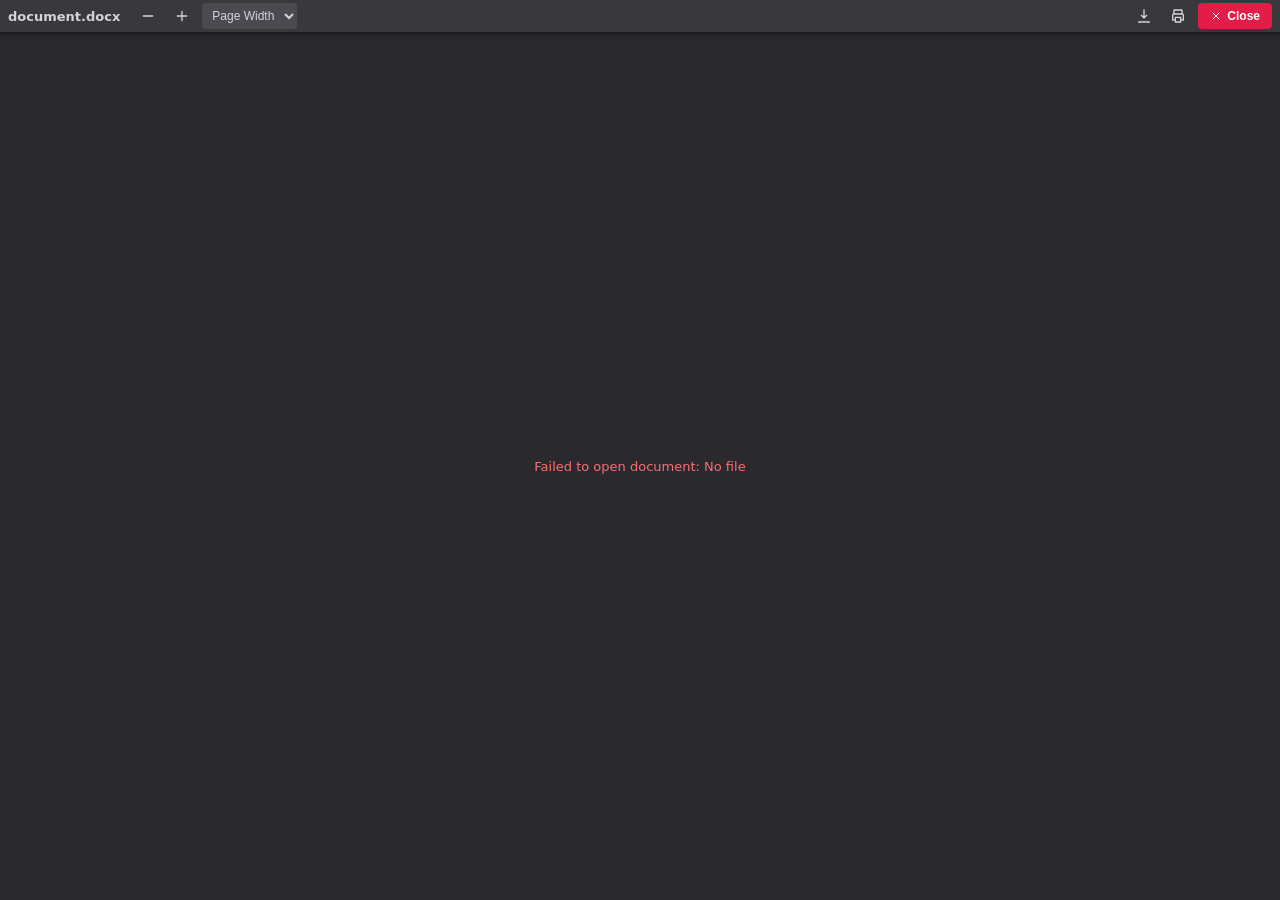
<file: docxviewer/viewer.html>
<!DOCTYPE html>
<html lang="en">
<head>
<meta charset="UTF-8">
<meta name="viewport" content="width=device-width, initial-scale=1">
<title>DOCX Viewer</title>
<style>
  :root{--bar:#38383d;--bg:#2a2a2e;--fg:#d1d5db;--btn:#4a4a50}
  *{box-sizing:border-box}
  html,body{margin:0;height:100%;background:var(--bg);color:var(--fg);font-family:system-ui,Segoe UI,Arial,sans-serif;overflow:hidden}
  #bar{height:32px;background:var(--bar);display:flex;align-items:center;gap:6px;padding:0 8px;box-shadow:0 1px 0 #1c1c1f,0 2px 6px rgba(0,0,0,.4);position:relative;z-index:5;font-size:13px}
  #bar .title{font-weight:600;max-width:260px;white-space:nowrap;overflow:hidden;text-overflow:ellipsis;margin-right:8px}
  #bar .sp{flex:1}
  #bar button,#bar select{display:inline-flex;align-items:center;justify-content:center;background:transparent;color:var(--fg);border:0;height:26px;min-width:28px;border-radius:4px;cursor:pointer;font-size:14px}
  #bar select{background:var(--btn);padding:0 6px;font-size:12px}
  #bar button:hover{background:var(--btn)}
  #bar .close{display:inline-flex;align-items:center;gap:5px;background:#e11d48;color:#fff;font-weight:700;font-size:12px;padding:0 12px}
  #bar .close:hover{background:#be123c}
  #pg{font-size:12px;min-width:64px;text-align:center}
  #host{position:absolute;top:32px;left:0;right:0;bottom:0;overflow:auto;-webkit-overflow-scrolling:touch}
  #host .docx-wrapper{background:var(--bg)!important;padding:14px 0!important}
  #host .docx-wrapper>section.docx{box-shadow:0 2px 10px rgba(0,0,0,.6)!important;margin-bottom:14px!important;background:#fff}
  #msg{position:absolute;top:32px;left:0;right:0;bottom:0;display:flex;align-items:center;justify-content:center;flex-direction:column;gap:10px;font-size:13px}
  .spin{width:34px;height:34px;border:3px solid #555;border-top-color:#60a5fa;border-radius:50%;animation:r 1s linear infinite}
  @keyframes r{to{transform:rotate(360deg)}}
  @media print{#bar,#msg{display:none!important}#host{position:static;overflow:visible}#host .docx-wrapper{zoom:1!important;padding:0!important;background:#fff!important}#host .docx-wrapper>section.docx{box-shadow:none!important;margin:0!important}}
</style>
</head>
<body>
<div id="bar">
  <span class="title" id="title">Document</span>
  <button id="zo" title="Zoom out"><svg width="16" height="16" viewBox="0 0 24 24" fill="none" stroke="currentColor" stroke-width="2" stroke-linecap="round" stroke-linejoin="round"><path d="M5 12h14"/></svg></button>
  <button id="zi" title="Zoom in"><svg width="16" height="16" viewBox="0 0 24 24" fill="none" stroke="currentColor" stroke-width="2" stroke-linecap="round" stroke-linejoin="round"><path d="M12 5v14M5 12h14"/></svg></button>
  <select id="zs">
    <option value="fit">Page Width</option><option value="0.5">50%</option><option value="0.75">75%</option>
    <option value="1">100%</option><option value="1.25">125%</option><option value="1.5">150%</option>
    <option value="2">200%</option><option value="3">300%</option>
  </select>
  <span id="pg"></span>
  <span class="sp"></span>
  <button id="dl" title="Download"><svg width="16" height="16" viewBox="0 0 24 24" fill="none" stroke="currentColor" stroke-width="2" stroke-linecap="round" stroke-linejoin="round"><path d="M12 3v12m0 0l-4-4m4 4l4-4M4 21h16"/></svg></button>
  <button id="pr" title="Print"><svg width="16" height="16" viewBox="0 0 24 24" fill="none" stroke="currentColor" stroke-width="2" stroke-linecap="round" stroke-linejoin="round"><path d="M6 9V3h12v6M6 18H4v-7a2 2 0 012-2h12a2 2 0 012 2v7h-2M8 14h8v7H8z"/></svg></button>
  <button class="close" id="cl"><svg width="12" height="12" viewBox="0 0 24 24" fill="none" stroke="currentColor" stroke-width="2" stroke-linecap="round" stroke-linejoin="round"><path d="M6 6l12 12M18 6L6 18"/></svg> Close</button>
</div>
<div id="msg"><div class="spin"></div><span>Loading document…</span></div>
<div id="host" style="visibility:hidden"></div>

<script src="jszip.min.js"></script>
<script src="docx-preview.min.js"></script>
<script>
(function(){
  const q=new URLSearchParams(location.search), file=q.get('file'), name=q.get('name')||'document.docx';
  const $=id=>document.getElementById(id), host=$('host');
  $('title').textContent=name; $('title').title=name;
  let zoom='fit', pageW=816;

  function wrapper(){return host.querySelector('.docx-wrapper')}
  function pages(){return [...host.querySelectorAll('section.docx')]}
  function apply(){
    const w=wrapper(); if(!w) return;
    let z;
    if(zoom==='fit'){ z=Math.min(Math.max((host.clientWidth-24)/pageW,.3),2); }
    else z=zoom;
    w.style.zoom=z;
    $('zs').value=(zoom==='fit')?'fit':String(zoom);
    if(zoom!=='fit' && ![...$('zs').options].some(o=>o.value===String(zoom))) $('zs').selectedIndex=-1;
    page();
  }
  function cur(){ const w=wrapper(); return w?parseFloat(w.style.zoom)||1:1 }
  function step(f){ zoom=Math.min(4,Math.max(.25,+(cur()*f).toFixed(3))); apply(); }
  function page(){
    const w=wrapper(), p0=pages()[0]; if(!w||!p0) return;
    const z=cur(), pageH=(parseFloat(p0.style.minHeight)||p0.getBoundingClientRect().height/z||1056)+14;
    const r=w.getBoundingClientRect(), top=host.getBoundingClientRect().top;
    const total=Math.max(1,Math.round((r.height/z-28)/pageH));
    const y=(top+host.clientHeight/3-r.top)/z-14;
    $('pg').textContent=Math.min(total,Math.max(1,Math.floor(y/pageH)+1))+' of '+total;
  }

  $('zi').onclick=()=>step(1.15); $('zo').onclick=()=>step(1/1.15);
  $('zs').onchange=e=>{zoom=e.target.value==='fit'?'fit':parseFloat(e.target.value);apply()};
  $('cl').onclick=()=>{ try{ parent.closePreview() }catch(e){ history.back() } };
  $('pr').onclick=()=>window.print();
  $('dl').onclick=()=>{const a=document.createElement('a');a.href=file;a.download=name;document.body.appendChild(a);a.click();a.remove()};
  host.addEventListener('scroll',page,{passive:true});
  addEventListener('resize',()=>{ if(zoom==='fit') apply() });
  addEventListener('keydown',e=>{
    if((e.ctrlKey||e.metaKey)&&(e.key==='+'||e.key==='=')){e.preventDefault();step(1.15)}
    else if((e.ctrlKey||e.metaKey)&&e.key==='-'){e.preventDefault();step(1/1.15)}
  });
  // Ctrl + wheel zoom (desktop)
  host.addEventListener('wheel',e=>{ if(e.ctrlKey){e.preventDefault();step(e.deltaY<0?1.1:1/1.1)} },{passive:false});

  (async()=>{
    try{
      if(!file) throw new Error('No file');
      const buf=await (await fetch(file)).arrayBuffer();
      await docx.renderAsync(buf,host,null,{className:'docx',inWrapper:true,ignoreWidth:false,breakPages:true,useBase64URL:true,renderHeaders:true,renderFooters:true,renderFootnotes:true});
      const p=pages()[0]; if(p) pageW=p.offsetWidth||816;
      $('msg').remove(); host.style.visibility='visible'; apply();
    }catch(err){
      $('msg').innerHTML='<span style="color:#f87171">Failed to open document: '+(err&&err.message||err)+'</span>';
    }
  })();
})();
</script>
</body>
</html>
</file>
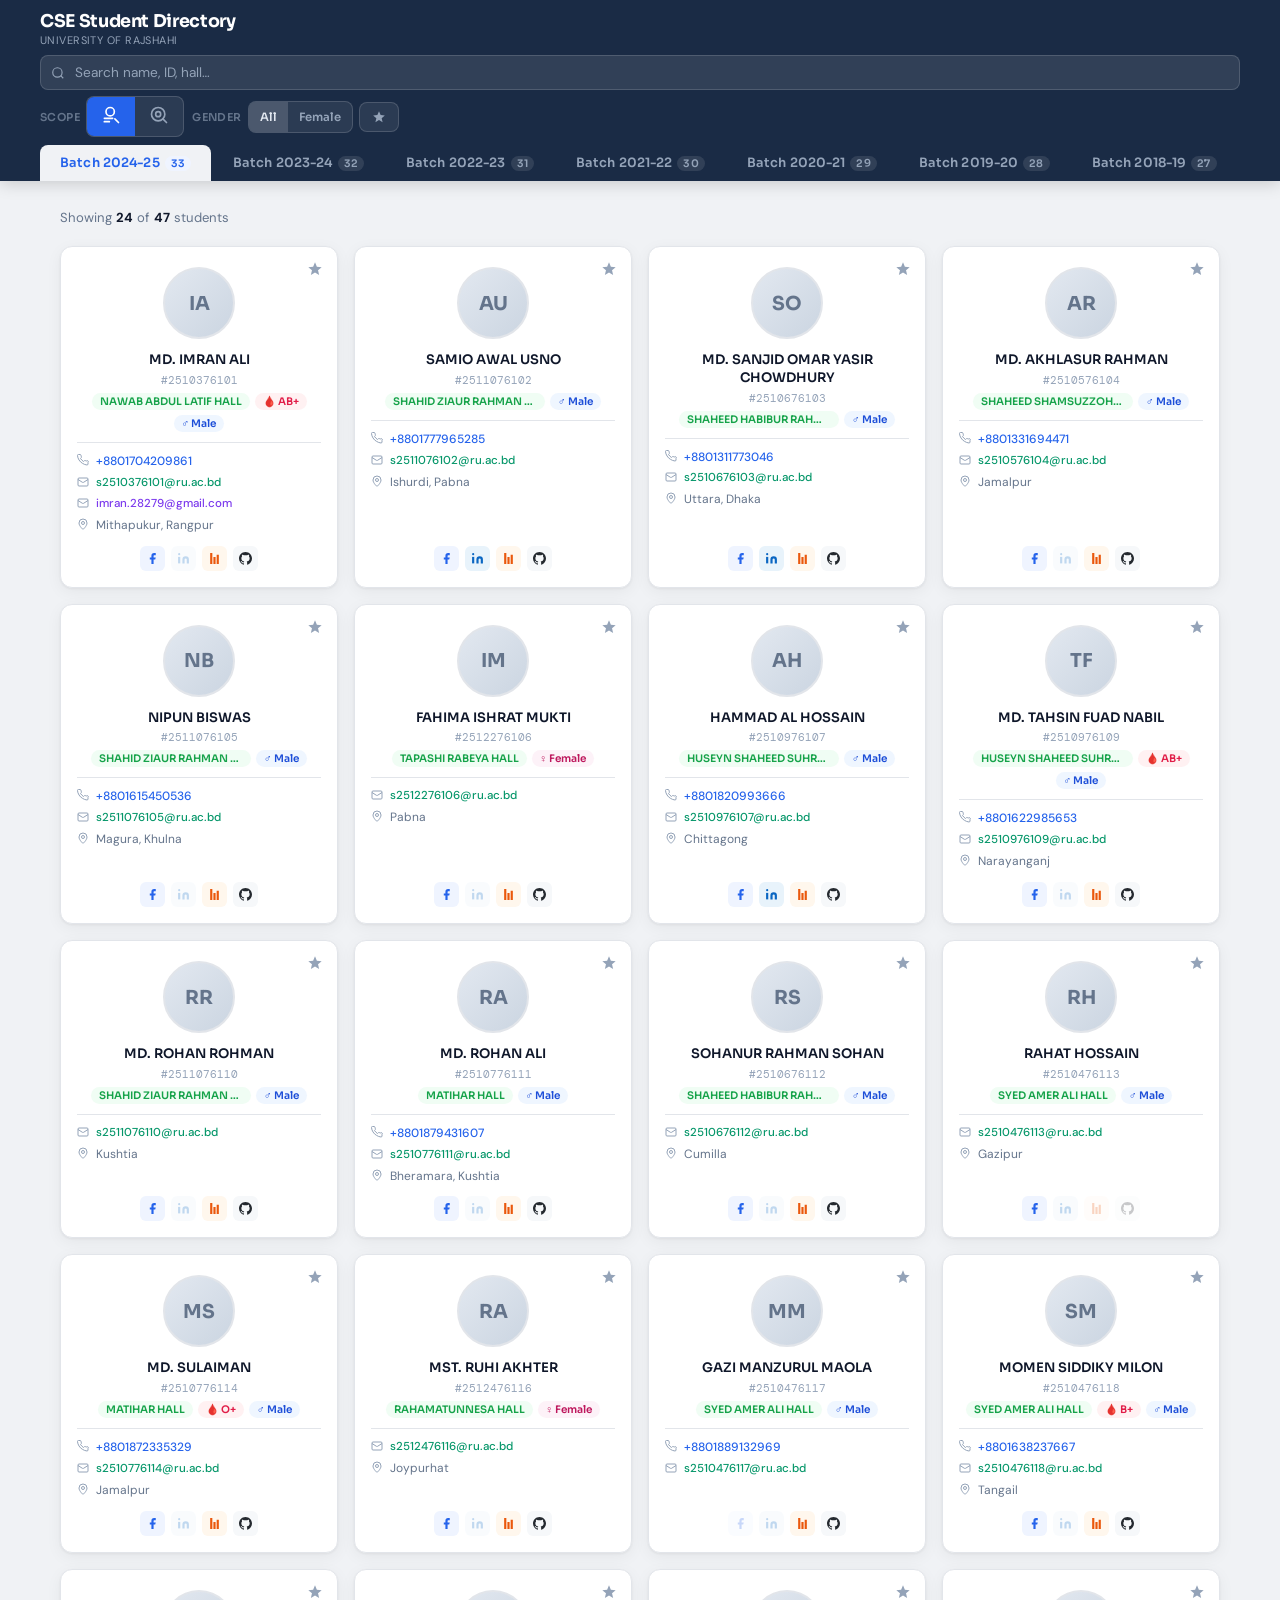
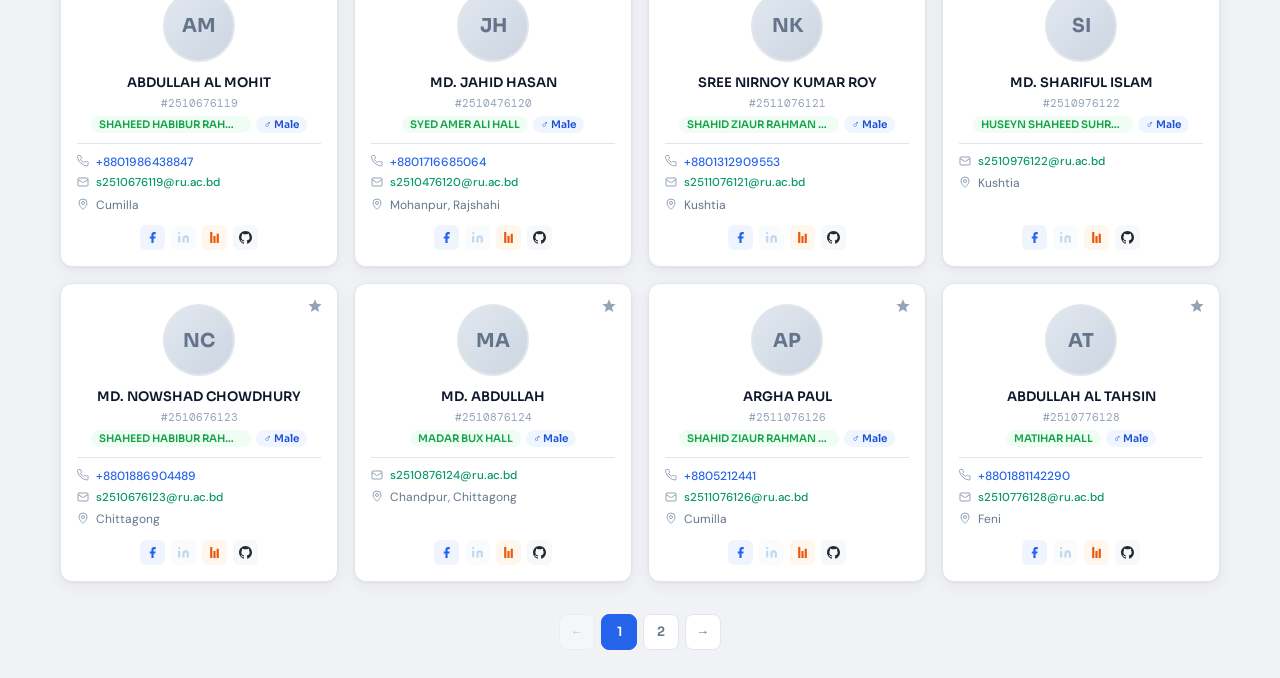
<file: tools/cse_vault.html>
<!DOCTYPE html>
<html lang="en">
<head>
  <meta charset="UTF-8" />
  <meta name="viewport" content="width=device-width, initial-scale=1.0, maximum-scale=1.0, user-scalable=no">
  <title>CSE — Student Directory</title>

  <link rel="preconnect" href="https://fonts.googleapis.com" />
  <link rel="preconnect" href="https://fonts.gstatic.com" crossorigin />
  <link href="https://fonts.googleapis.com/css2?family=Sora:wght@400;600;700&family=DM+Sans:wght@400;500&family=DM+Mono:wght@400&display=swap" rel="stylesheet" />
  <style>
    *, *::before, *::after { box-sizing: border-box; margin: 0; padding: 0; }

    :root {
      --bg:        #f0f2f5;
      --surface:   #ffffff;
      --border:    #e2e5ea;
      --navy:      #1a2b45;
      --accent:    #2563eb;
      --accent-lt: #eff4ff;
      --text:      #0f172a;
      --muted:     #64748b;
      --light:     #94a3b8;
      --radius:    12px;
      --shadow:    0 1px 3px rgba(0,0,0,.06), 0 4px 16px rgba(0,0,0,.05);
      --shadow-hv: 0 4px 8px rgba(0,0,0,.08), 0 12px 28px rgba(0,0,0,.08);
      --gold:      #f59e0b;
      --gold-lt:   #fffbeb;
      user-select: none;
    }

    html { scroll-behavior: smooth; }

    body {
      font-family: 'DM Sans', sans-serif;
      background: var(--bg);
      color: var(--text);
      min-height: 100vh;
    }

    /* ── HEADER ── */
    header {
      background: var(--navy);
      padding: 10px 24px 0;
      position: sticky;
      top: 0;
      z-index: 100;
      box-shadow: 0 2px 16px rgba(0,0,0,.18);
    }
    .header-top {
      max-width: 1200px;
      margin: 0 auto;
      display: flex;
      align-items: center;
      justify-content: space-between;
      gap: 12px;
      flex-wrap: wrap;
      padding-bottom: 8px;
    }
    .header-title h1 {
      font-family: 'Sora', sans-serif;
      font-size: 1.1rem;
      font-weight: 700;
      color: #fff;
      letter-spacing: -.02em;
    }
    .header-title p {
      font-size: .68rem;
      color: #94a3b8;
      margin-top: 1px;
      letter-spacing: .04em;
      text-transform: uppercase;
    }

    /* ── SEARCH ROW ── */
    .search-row {
      max-width: 1200px;
      margin: 0 auto;
      display: flex;
      flex-direction: column;
      gap: 6px;
      padding-bottom: 8px;
    }
    .search-line {
      display: flex;
      align-items: center;
    }
    .tools-row {
      display: flex;
      align-items: center;
      gap: 8px;
      flex-wrap: wrap;
    }
    .tool-group {
      display: flex;
      align-items: center;
      gap: 6px;
    }
    .tool-label {
      font-family: 'Sora', sans-serif;
      font-size: .68rem;
      font-weight: 600;
      color: #64748b;
      text-transform: uppercase;
      letter-spacing: .04em;
      white-space: nowrap;
    }
    .search-wrap {
      position: relative;
      width: 100%;
    }
    .search-wrap svg {
      position: absolute;
      left: 11px;
      top: 50%;
      transform: translateY(-50%);
      color: #94a3b8;
      pointer-events: none;
    }
    #search {
      background: rgba(255,255,255,.1);
      border: 1px solid rgba(255,255,255,.15);
      border-radius: 8px;
      padding: 8px 12px 8px 34px;
      color: #fff;
      font-family: 'DM Sans', sans-serif;
      font-size: .85rem;
      width: 100%;
      outline: none;
      transition: background .2s, border-color .2s;
    }
    #search::placeholder { color: #94a3b8; }
    #search:focus {
      background: rgba(255,255,255,.16);
      border-color: rgba(255,255,255,.35);
    }

    /* search scope toggle */
    .scope-toggle {
      display: flex;
      background: rgba(255,255,255,.08);
      border: 1px solid rgba(255,255,255,.15);
      border-radius: 8px;
      overflow: hidden;
      flex-shrink: 0;
    }
    .scope-btn {
      padding: 8px 14px;
      font-family: 'Sora', sans-serif;
      font-size: .75rem;
      font-weight: 600;
      color: #94a3b8;
      background: transparent;
      border: none;
      cursor: pointer;
      transition: background .2s, color .2s;
      white-space: nowrap;
    }
    .scope-btn.active {
      background: var(--accent);
      color: #fff;
    }
    .scope-btn:not(.active):hover {
      background: rgba(255,255,255,.1);
      color: #cbd5e1;
    }

    /* female filter toggler */
    .female-toggle {
      display: flex;
      background: rgba(255,255,255,.08);
      border: 1px solid rgba(255,255,255,.15);
      border-radius: 8px;
      overflow: hidden;
      flex-shrink: 0;
    }
    .female-btn {
      padding: 8px 11px;
      font-family: 'Sora', sans-serif;
      font-size: .72rem;
      font-weight: 600;
      color: #94a3b8;
      background: transparent;
      border: none;
      cursor: pointer;
      transition: background .2s, color .2s;
      white-space: nowrap;
    }
    .female-btn.active-search {
      background: #be185d;
      color: #fff;
    }
    .female-btn.active-all {
      background: #db2777;
      color: #fff;
    }
    .female-btn.active-normal {
      background: rgba(255,255,255,.15);
      color: #e2e8f0;
    }
    .female-btn:not(.active-search):not(.active-all):not(.active-normal):hover {
      background: rgba(255,255,255,.1);
      color: #cbd5e1;
    }

    /* gender badge */
    .badge-female {
      background: #fdf2f8;
      color: #be185d;
    }
    .badge-male {
      background: #eff6ff;
      color: #1d4ed8;
    }

    /* favourite filter */
    .fav-toggle {
      display: flex;
      align-items: center;
      gap: 6px;
      padding: 7px 12px;
      background: rgba(255,255,255,.08);
      border: 1px solid rgba(255,255,255,.15);
      border-radius: 8px;
      cursor: pointer;
      font-family: 'Sora', sans-serif;
      font-size: .75rem;
      font-weight: 600;
      color: #94a3b8;
      transition: background .2s, color .2s;
      user-select: none;
      flex-shrink: 0;
    }
    .fav-toggle.active {
      background: var(--gold-lt);
      border-color: var(--gold);
      color: var(--gold);
    }
    .fav-toggle svg { flex-shrink: 0; }

    /* batch tabs */
    .tabs {
      max-width: 1200px;
      margin: 0 auto;
      display: flex;
      gap: 2px;
      overflow-x: auto;
      scrollbar-width: none;
    }
    .tabs::-webkit-scrollbar { display: none; }
    .tabs { cursor: grab; }
    .tabs.dragging { cursor: grabbing; user-select: none; }
    .tab { cursor: pointer; }
    .tab {
      flex-shrink: 0;
      padding: 10px 20px;
      font-family: 'Sora', sans-serif;
      font-size: .8rem;
      font-weight: 600;
      color: #94a3b8;
      cursor: pointer;
      border-radius: 8px 8px 0 0;
      border: none;
      background: transparent;
      transition: color .2s, background .2s;
      white-space: nowrap;
      letter-spacing: .01em;
    }
    .tab:hover { color: #cbd5e1; background: rgba(255,255,255,.06); }
    .tab.active {
      color: var(--accent);
      background: var(--bg);
      position: relative;
    }
    .tab .count {
      display: inline-block;
      background: rgba(255,255,255,.1);
      color: #94a3b8;
      font-size: .65rem;
      padding: 1px 6px;
      border-radius: 99px;
      margin-left: 5px;
      vertical-align: middle;
    }
    .tab.active .count {
      background: var(--accent-lt);
      color: var(--accent);
    }

    /* ── MAIN ── */
    main {
      max-width: 1200px;
      margin: 28px auto;
      padding: 0 20px;
    }

    /* stats bar */
    .stats-bar {
      display: flex;
      align-items: center;
      justify-content: space-between;
      margin-bottom: 20px;
      flex-wrap: wrap;
      gap: 8px;
    }
    .stats-bar span {
      font-size: .82rem;
      color: var(--muted);
    }
    .stats-bar strong { color: var(--text); }

    /* ── FAV JSON BUTTONS (stats-bar) ── */
    .fav-json-btn {
      display: flex;
      align-items: center;
      gap: 5px;
      padding: 5px 10px;
      border-radius: 7px;
      cursor: pointer;
      font-family: 'Sora', sans-serif;
      font-size: .72rem;
      font-weight: 600;
      transition: background .15s, color .15s, border-color .15s;
      user-select: none;
      flex-shrink: 0;
      white-space: nowrap;
      border: 1px solid var(--border);
      background: var(--surface);
      color: var(--muted);
    }
    .fav-json-btn:hover { background: var(--bg); color: var(--text); }
    #export-fav-btn { color: #059669; border-color: #a7f3d0; background: #f0fdf4; }
    #export-fav-btn:hover { background: #dcfce7; }
    #import-fav-btn { color: #2563eb; border-color: #bfdbfe; background: #eff6ff; }
    #import-fav-btn:hover { background: #dbeafe; }
    #import-fav-btn svg { transform: rotate(180deg); }

    /* ── GRID ── */
    #cards-container {
      display: grid;
      grid-template-columns: repeat(auto-fill, minmax(220px, 1fr));
      gap: 16px;
    }

    /* ── CARD ── */
    .card {
      background: var(--surface);
      border: 1px solid var(--border);
      border-radius: var(--radius);
      box-shadow: var(--shadow);
      padding: 20px 16px 16px;
      display: flex;
      flex-direction: column;
      align-items: center;
      gap: 0;
      transition: transform .2s ease, box-shadow .2s ease;
      animation: fadeUp .3s ease both;
      position: relative;
    }
    .card:hover {
      transform: translateY(-3px);
      box-shadow: var(--shadow-hv);
    }
    .card.is-fav {
      border-color: var(--gold);
      box-shadow: 0 0 0 1px var(--gold), var(--shadow);
    }
    @keyframes fadeUp {
      from { opacity: 0; transform: translateY(12px); }
      to   { opacity: 1; transform: translateY(0); }
    }

    /* avatar */
    .avatar {
      width: 72px;
      height: 72px;
      border-radius: 50%;
      object-fit: cover;
      background: var(--bg);
      border: 2px solid var(--border);
      flex-shrink: 0;
      margin-bottom: 12px;
    }
    .avatar-placeholder {
      width: 72px;
      height: 72px;
      border-radius: 50%;
      background: linear-gradient(135deg, #e2e8f0, #cbd5e1);
      border: 2px solid var(--border);
      display: flex;
      align-items: center;
      justify-content: center;
      margin-bottom: 12px;
      flex-shrink: 0;
      font-family: 'Sora', sans-serif;
      font-size: 1.2rem;
      font-weight: 700;
      color: #64748b;
    }

    .card-name {
      font-family: 'Sora', sans-serif;
      font-size: .82rem;
      font-weight: 600;
      color: var(--text);
      text-align: center;
      line-height: 1.35;
      margin-bottom: 4px;
    }
    .card-id {
      font-family: 'DM Mono', monospace;
      font-size: .7rem;
      color: var(--light);
      margin-bottom: 6px;
    }
    .card-batch-info {
      display: flex;
      gap: 5px;
      flex-wrap: wrap;
      justify-content: center;
      margin-bottom: 10px;
    }
    .badge {
      font-size: .65rem;
      font-weight: 600;
      font-family: 'Sora', sans-serif;
      padding: 2px 8px;
      border-radius: 99px;
      white-space: nowrap;
    }
    .badge-year {
      background: var(--accent-lt);
      color: var(--accent);
    }
    .badge-hall {
      background: #f0fdf4;
      color: #16a34a;
      max-width: 160px;
      overflow: hidden;
      text-overflow: ellipsis;
      white-space: nowrap;
    }
    .badge-blood {
      background: #fff1f2;
      color: #e11d48;
    }

    .card-divider {
      width: 100%;
      height: 1px;
      background: var(--border);
      margin-bottom: 10px;
    }

    .card-info {
      width: 100%;
      display: flex;
      flex-direction: column;
      gap: 5px;
    }
    .info-row {
      display: flex;
      align-items: flex-start;
      gap: 7px;
      font-size: .75rem;
      color: var(--muted);
      line-height: 1.4;
    }
    .info-row svg {
      flex-shrink: 0;
      margin-top: 1px;
      color: var(--light);
    }
    .info-row.hidden { display: none; }

    /* favourite button */
    .fav-btn {
      position: absolute;
      top: 10px;
      right: 10px;
      background: none;
      border: none;
      cursor: pointer;
      padding: 4px;
      border-radius: 6px;
      transition: background .15s;
      line-height: 0;
      color: var(--light);
    }
    .fav-btn:hover { background: var(--gold-lt); }
    .fav-btn.active { color: var(--gold); }
    .fav-btn svg { width: 16px; height: 16px; }

    /* facebook / linkedin links */
    .card-footer {
      margin-top: auto;
      padding-top: 12px;
      width: 100%;
      display: flex;
      gap: 6px;
      justify-content: center;
    }
    .fb-link {
      display: flex;
      align-items: center;
      justify-content: center;
      gap: 6px;
      padding: 6px;
      border-radius: 6px;
      background: var(--accent-lt);
      color: var(--accent);
      font-size: .73rem;
      font-weight: 500;
      text-decoration: none;
      transition: background .15s;
    }
    .fb-link:hover { background: #dbeafe; }
    .li-link {
      display: flex;
      align-items: center;
      justify-content: center;
      gap: 6px;
      padding: 6px;
      border-radius: 6px;
      background: #e8f3fb;
      color: #0a66c2;
      font-size: .73rem;
      font-weight: 500;
      text-decoration: none;
      transition: background .15s;
    }
    .li-link:hover { background: #cde4f5; }
    .cf-link {
      display: flex;
      align-items: center;
      justify-content: center;
      gap: 6px;
      padding: 6px;
      border-radius: 6px;
      background: #fff7ed;
      color: #ea580c;
      font-size: .73rem;
      font-weight: 500;
      text-decoration: none;
      transition: background .15s;
    }
    .cf-link:hover { background: #fed7aa; }
    .gh-link {
      display: flex;
      align-items: center;
      justify-content: center;
      gap: 6px;
      padding: 6px;
      border-radius: 6px;
      background: #f6f8fa;
      color: #24292f;
      font-size: .73rem;
      font-weight: 500;
      text-decoration: none;
      transition: background .15s;
    }
    .gh-link:hover { background: #e2e8f0; }

    /* ── EMPTY STATE ── */
    .empty {
      grid-column: 1 / -1;
      text-align: center;
      padding: 60px 20px;
      color: var(--muted);
    }
    .empty svg { margin-bottom: 12px; opacity: .4; }
    .empty p { font-size: .9rem; }

    /* ── PAGINATION ── */
    .pagination {
      display: flex;
      align-items: center;
      justify-content: center;
      gap: 6px;
      margin-top: 32px;
      flex-wrap: wrap;
    }
    .page-btn {
      min-width: 36px;
      height: 36px;
      padding: 0 10px;
      border: 1px solid var(--border);
      background: var(--surface);
      color: var(--muted);
      font-family: 'Sora', sans-serif;
      font-size: .8rem;
      font-weight: 600;
      border-radius: 8px;
      cursor: pointer;
      transition: all .15s;
      display: flex;
      align-items: center;
      justify-content: center;
    }
    .page-btn:hover:not(:disabled) {
      background: var(--accent-lt);
      border-color: var(--accent);
      color: var(--accent);
    }
    .page-btn.active {
      background: var(--accent);
      border-color: var(--accent);
      color: #fff;
    }
    .page-btn:disabled { opacity: .35; cursor: default; }
    .page-ellipsis {
      color: var(--light);
      font-size: .8rem;
      padding: 0 4px;
    }

    /* ── RESPONSIVE ── */
    @media (max-width: 600px) {
      .header-top { gap: 12px; }
      .search-wrap { max-width: 100%; }
      #cards-container { grid-template-columns: repeat(auto-fill, minmax(160px, 1fr)); gap: 12px; }
      .card { padding: 16px 12px 12px; }
      .avatar, .avatar-placeholder { width: 56px; height: 56px; font-size: 1rem; }
      main { padding: 0 12px; margin: 16px auto; }
    }

    /* ── PHONE LINK ── */
    .phone-link {
      color: var(--accent);
      text-decoration: none;
      font-weight: 500;
      transition: color .15s;
    }
    .phone-link:hover { color: #1d4ed8; text-decoration: underline; }

    /* ── EMAIL LINK ── */
    .email-link {
      color: #059669;
      text-decoration: none;
      font-weight: 500;
      font-size: .72rem;
      word-break: break-all;
      transition: color .15s;
    }
    .email-link:hover { color: #047857; text-decoration: underline; }
    .email-label {
      font-size: .6rem;
      font-family: 'Sora', sans-serif;
      font-weight: 600;
      text-transform: uppercase;
      letter-spacing: .04em;
      color: var(--light);
      margin-left: 2px;
    }

    /* ── CARD POPUP ── */
    #card-popup-overlay {
      display: none;
      position: fixed;
      inset: 0;
      background: rgba(15,23,42,.4);
      z-index: 998;
      backdrop-filter: blur(5px);
    }
    #card-popup {
      display: none;
      position: fixed;
      top: 50%;
      left: 50%;
      transform: translate(-50%, -50%) scale(.92);
      z-index: 999;
      background: var(--surface);
      border: 1px solid var(--border);
      border-radius: 18px;
      box-shadow: 0 8px 60px rgba(0,0,0,.5);
      padding: 32px 28px 24px;
      width: 300px;
      flex-direction: column;
      align-items: center;
      gap: 0;
      transition: transform .18s ease, opacity .18s ease;
      opacity: 0;
    }
    #card-popup.visible {
      transform: translate(-50%, -50%) scale(1);
      opacity: 1;
    }
    #card-popup .avatar-placeholder {
      width: 96px;
      height: 96px;
      font-size: 1.6rem;
      margin-bottom: 14px;
    }
    #card-popup .card-name {
      font-size: 1rem;
      margin-bottom: 5px;
      text-align: center;
    }
    #card-popup .card-id {
      font-size: .78rem;
      margin-bottom: 8px;
    }
    #card-popup .card-batch-info { margin-bottom: 12px; }
    #card-popup .badge { font-size: .72rem; padding: 3px 10px; }
    #card-popup .card-divider { margin-bottom: 12px; }
    #card-popup .card-info { gap: 8px; }
    #card-popup .info-row { font-size: .85rem; gap: 9px; }
    #card-popup .info-row svg { width: 14px; height: 14px; }
    #card-popup .card-footer { margin-top: 14px; }
    #card-popup .fb-link { font-size: .82rem; padding: 8px; }
    #card-popup .li-link { font-size: .82rem; padding: 8px; }
    #card-popup .fav-btn { top: 14px; right: 14px; }
    #card-popup .fav-btn svg { width: 20px; height: 20px; }
    #card-popup-close {
      position: absolute;
      top: 12px;
      left: 14px;
      background: none;
      border: none;
      cursor: pointer;
      color: var(--light);
      font-size: 1.2rem;
      line-height: 1;
      padding: 4px 6px;
      border-radius: 6px;
      transition: background .15s, color .15s;
    }
    #card-popup-close:hover { background: var(--bg); color: var(--muted); }
  </style>
</head>
<body>

<header>
  <div class="header-top">
    <div class="header-title">
      <h1>CSE Student Directory</h1>
      <p>University of Rajshahi</p>
    </div>
  </div>

  <div class="search-row">
    <div class="search-line">
      <div class="search-wrap">
        <svg width="14" height="14" fill="none" stroke="currentColor" stroke-width="2" viewBox="0 0 24 24">
          <circle cx="11" cy="11" r="8"/><path d="m21 21-4.35-4.35"/>
        </svg>
        <input type="search" id="search" placeholder="Search name, ID, hall…" autocomplete="on" />
      </div>
    </div>

    <div class="tools-row">
      <div class="tool-group">
        <span class="tool-label">Scope</span>
        <div class="scope-toggle">
          <button class="scope-btn active" id="scope-batch" onclick="setScope('batch')">
            <svg width="20" height="20" viewBox="0 0 24 24" fill="none" stroke="currentColor" stroke-width="2" stroke-linecap="round" stroke-linejoin="round">
              <circle cx="11" cy="8" r="5"></circle>
              <line x1="21" y1="21" x2="16.65" y2="16.65"></line>
              <line x1="4" y1="16" x2="14" y2="16"></line>
              <line x1="4" y1="20" x2="10" y2="20"></line>
            </svg>
          </button>
          <button class="scope-btn" id="scope-all" onclick="setScope('all')">
            <svg width="20" height="20" viewBox="0 0 24 24" fill="none" stroke="currentColor" stroke-width="2" stroke-linecap="round" stroke-linejoin="round">
              <circle cx="11" cy="11" r="8"></circle>
              <line x1="21" y1="21" x2="16.65" y2="16.65"></line>
              <circle cx="11" cy="11" r="3"></circle>
            </svg>
          </button>
        </div>
      </div>
      <div class="tool-group">
        <span class="tool-label">Gender</span>
        <div class="female-toggle">
          <button class="female-btn active-normal" id="fem-normal" onclick="setFemaleFilter('normal')" title="Normal view">All</button>
          <button class="female-btn" id="fem-all"
          onclick="setFemaleFilter('all')" title="All Female in Batch">Female</button>
        </div>
        <button class="fav-toggle" id="fav-toggle-btn" onclick="toggleFavFilter()">
          <svg width="14" height="14" viewBox="0 0 24 24" fill="currentColor"><path d="M12 17.27L18.18 21l-1.64-7.03L22 9.24l-7.19-.61L12 2 9.19 8.63 2 9.24l5.46 4.73L5.82 21z"/></svg>
        </button>
      </div>
    </div>
  </div>

  <div class="tabs" id="tabs"></div>
</header>

<main>
  <div class="stats-bar">
    <span id="stats-text">Loading…</span>
    <div id="fav-json-actions" style="display:none; display:none; align-items:center; gap:6px;">
      <button class="fav-json-btn" id="export-fav-btn" onclick="exportFavsJSON()" title="Export favourites as JSON">
        <svg width="12" height="12" fill="none" stroke="currentColor" stroke-width="2" viewBox="0 0 24 24"><path d="M21 15v4a2 2 0 0 1-2 2H5a2 2 0 0 1-2-2v-4"/><polyline points="7 10 12 15 17 10"/><line x1="12" y1="15" x2="12" y2="3"/></svg>
        Export JSON
      </button>
      <label class="fav-json-btn" id="import-fav-btn" title="Import favourites from JSON">
        <svg width="12" height="12" fill="none" stroke="currentColor" stroke-width="2" viewBox="0 0 24 24"><path d="M21 15v4a2 2 0 0 1-2 2H5a2 2 0 0 1-2-2v-4"/><polyline points="7 10 12 15 17 10"/><line x1="12" y1="15" x2="12" y2="3"/></svg>
        Import JSON
        <input type="file" id="import-fav-input" accept=".json" style="display:none" onchange="importFavsJSON(event)" />
      </label>
    </div>
  </div>
  <div id="cards-container"></div>
  <div class="pagination" id="pagination"></div>
</main>

<!-- Toast -->
<div id="fav-toast" style="
  display:none;
  position:fixed;
  bottom:28px;
  left:50%;
  transform:translateX(-50%);
  background:#1e293b;
  color:#f1f5f9;
  font-family:'Sora',sans-serif;
  font-size:.82rem;
  font-weight:600;
  padding:10px 20px;
  border-radius:10px;
  box-shadow:0 4px 24px rgba(0,0,0,.3);
  z-index:9999;
  transition:opacity .3s;
  white-space:nowrap;
"></div>

<!-- Card Hover Popup -->
<div id="card-popup-overlay" onclick="closeCardPopup()"></div>
<div id="card-popup" role="dialog">
  <button id="card-popup-close" onclick="closeCardPopup()" title="Close">✕</button>
</div>

<script src="datas.js"></script>
<script>
  /* ── HALL MAP ── */
  const Hax = {
    101: "SHER-E BANGLA FAZLUL HAQUE HALL",
    102: "SHAH MAKHDUM HALL",
    103: "NAWAB ABDUL LATIF HALL",
    104: "SYED AMER ALI HALL",
    105: "SHAHEED SHAMSUZZOHA HALL",
    106: "SHAHEED HABIBUR RAHMAN HALL",
    107: "MATIHAR HALL",
    108: "MADAR BUX HALL",
    109: "HUSEYN SHAHEED SUHRAWARDY HALL",
    110: "SHAHID ZIAUR RAHMAN HALL",
    111: "BIJOY-24 HALL",
    120: "MANNUJAN HALL",
    121: "ROKEYA HALL",
    122: "TAPASHI RABEYA HALL",
    123: "BEGUM KHALEDA ZIA HALL",
    124: "RAHAMATUNNESA HALL",
    130: "JULY-36 HALL"
  };

  /* ── HELPERS ── */
  function parseStudentId(id) {
    const s = String(id);
    // Year: first 2 digits
    const year = '20' + s.substring(0, 2);
    // Hall code: digits 3–5 (index 2 to 4, 3 chars)
    const hallCode = parseInt(s.substring(2, 5), 10);
    const hall = Hax[hallCode] || null;
    return { year, hallCode, hall };
  }

  /* ── CONFIG ── */
  const PER_PAGE = 24;

  /* ── STATE ── */
  let activeBatch   = 0;
  let currentPage   = 1;
  let searchQuery   = '';
  let searchScope   = 'batch';   // 'batch' | 'all'
  let showFavsOnly  = false;
  let femaleFilter  = 'normal';  // 'normal' | 'search' | 'all'
  let filteredData  = [];

  /* ── FAVOURITES (localStorage, per batch) ── */
  function favKey(batchIndex) {
    const year = getBatchYear(directories[batchIndex]);
    return 'favs_' + year;
  }
  function getFavs(batchIndex) {
    try {
      return new Set(JSON.parse(localStorage.getItem(favKey(batchIndex)) || '[]'));
    } catch { return new Set(); }
  }
  function saveFavs(batchIndex, set) {
    localStorage.setItem(favKey(batchIndex), JSON.stringify([...set]));
  }
  function toggleFav(studentId, batchIndex) {
    const favs = getFavs(batchIndex);
    if (favs.has(studentId)) favs.delete(studentId);
    else favs.add(studentId);
    saveFavs(batchIndex, favs);
  }
  // For "all" scope search, find which batch a student belongs to
  function getBatchIndexForStudent(studentId) {
    for (let i = 0; i < directories.length; i++) {
      if (directories[i].some(s => s.id === studentId)) return i;
    }
    return 0;
  }

  /* ── BATCH LABELS ── */
  function getBatchYear(students) {
    const id = String(students[0]?.id ?? '');
    return id.length >= 2 ? '20' + id.substring(0, 2) : '????';
  }

  /* ── INIT TABS ── */
  function initTabs() {
    const tabsEl = document.getElementById('tabs');
    directories.forEach((batch, i) => {
      const year = getBatchYear(batch) - 1;
      const batch_name = year - 1991;
      const btn  = document.createElement('button');
      btn.className = 'tab' + (i === 0 ? ' active' : '');
      btn.innerHTML = `Batch ${year}-${year-1999}<span class="count">${batch_name}</span>`;
      btn.addEventListener('click', () => switchBatch(i));
      tabsEl.appendChild(btn);
    });
  }

  function switchBatch(index) {
    activeBatch  = index;
    currentPage  = 1;
    searchQuery  = '';
    showFavsOnly = false;
    document.getElementById('search').value = '';
    document.getElementById('fav-toggle-btn').classList.remove('active');
    document.getElementById('fav-json-actions').style.display = 'none';
    document.querySelectorAll('.tab').forEach((t, i) => {
      t.classList.toggle('active', i === index);
    });
    renderView();
  }

  /* ── SCOPE ── */
  function setScope(scope) {
    searchScope = scope;
    currentPage = 1;
    document.getElementById('scope-batch').classList.toggle('active', scope === 'batch');
    document.getElementById('scope-all').classList.toggle('active', scope === 'all');
    renderView();
  }

  /* ── FAV FILTER ── */
  function toggleFavFilter() {
    showFavsOnly = !showFavsOnly;
    currentPage = 1;
    document.getElementById('fav-toggle-btn').classList.toggle('active', showFavsOnly);
    const actions = document.getElementById('fav-json-actions');
    actions.style.display = showFavsOnly ? 'flex' : 'none';
    renderView();
  }

  /* ── FEMALE FILTER ── */
  function setFemaleFilter(mode) {
    femaleFilter = mode;
    currentPage = 1;
    document.getElementById('fem-normal').className = 'female-btn' + (mode === 'normal' ? ' active-normal' : '');
    document.getElementById('fem-all').className    = 'female-btn' + (mode === 'all'    ? ' active-all'    : '');
    renderView();
  }

  /* ── FILTER ── */
  function getFiltered() {
    const q = searchQuery.toLowerCase().trim();

    let pool;
    if (searchScope === 'all' && q) {
      pool = directories.flatMap((batch, bi) =>
        batch.map(s => ({ ...s, _batchIndex: bi }))
      );
    } else {
      pool = directories[activeBatch].map(s => ({ ...s, _batchIndex: activeBatch }));
    }

    // filter by search
    if (q) {
      pool = pool.filter(s => {
        const { hall } = parseStudentId(s.id);
        return (
          s.name.toLowerCase().includes(q) ||
          String(s.id).includes(q) ||
          (s.address && s.address.toLowerCase().includes(q)) ||
          (hall && hall.toLowerCase().includes(q))
        );
      });
    }

    // filter by favourites
    if (showFavsOnly) {
      pool = pool.filter(s => {
        const bi = s._batchIndex;
        return getFavs(bi).has(s.id);
      });
    }

    // female filter
    if (femaleFilter === 'search') {
      // search female: within current search results, show only female
      pool = pool.filter(s => s.female === true);
    } else if (femaleFilter === 'all') {
      // all female in this batch (ignore current search)
      pool = directories[activeBatch].map(s => ({ ...s, _batchIndex: activeBatch }))
             .filter(s => s.female === true);
    }

    return pool;
  }

  /* ── AVATAR ── */
  function initialsHTML(name) {
    // Use 2nd and 3rd word's first letters (skip first word like "MD." / "MST." etc.)
    const parts = name.trim().split(/\s+/);
    let init = '';
    if (parts.length >= 3) {
      init = (parts[1][0] ?? '') + (parts[2][0] ?? '');
    } else if (parts.length === 2) {
      init = (parts[0][0] ?? '') + (parts[1][0] ?? '');
    } else {
      init = parts[0].substring(0, 2);
    }
    return `<div class="avatar-placeholder">${init.toUpperCase()}</div>`;
  }

  function renderAvatar(student) {
    // Always use initials (images removed as requested)
    return initialsHTML(student.name);
  }

  /* ── ICONS ── */
  const ICON = {
    phone: `<svg width="12" height="12" fill="none" stroke="currentColor" stroke-width="2" viewBox="0 0 24 24"><path d="M22 16.92v3a2 2 0 0 1-2.18 2 19.79 19.79 0 0 1-8.63-3.07A19.5 19.5 0 0 1 4.07 12 19.79 19.79 0 0 1 1 3.18 2 2 0 0 1 3 1h3a2 2 0 0 1 2 1.72c.127.96.361 1.903.7 2.81a2 2 0 0 1-.45 2.11L7.09 8.91a16 16 0 0 0 6 6l1.27-1.27a2 2 0 0 1 2.11-.45c.907.339 1.85.573 2.81.7A2 2 0 0 1 22 16.92z"/></svg>`,
    loc:   `<svg width="12" height="12" fill="none" stroke="currentColor" stroke-width="2" viewBox="0 0 24 24"><path d="M20 10c0 6-8 13-8 13s-8-7-8-13a8 8 0 1 1 16 0z"/><circle cx="12" cy="10" r="3"/></svg>`,
    hall:  `<svg width="12" height="12" fill="none" stroke="currentColor" stroke-width="2" viewBox="0 0 24 24"><path d="M3 9l9-7 9 7v11a2 2 0 0 1-2 2H5a2 2 0 0 1-2-2z"/><polyline points="9 22 9 12 15 12 15 22"/></svg>`,
    fb:    `<svg width="13" height="13" fill="currentColor" viewBox="0 0 24 24"><path d="M18 2h-3a5 5 0 0 0-5 5v3H7v4h3v8h4v-8h3l1-4h-4V7a1 1 0 0 1 1-1h3z"/></svg>`,
    li:    `<svg width="13" height="13" fill="currentColor" viewBox="0 0 24 24"><path d="M16 8a6 6 0 0 1 6 6v7h-4v-7a2 2 0 0 0-2-2 2 2 0 0 0-2 2v7h-4v-7a6 6 0 0 1 6-6z"/><rect x="2" y="9" width="4" height="12"/><circle cx="4" cy="4" r="2"/></svg>`,
    star:  `<svg viewBox="0 0 24 24" fill="currentColor"><path d="M12 17.27L18.18 21l-1.64-7.03L22 9.24l-7.19-.61L12 2 9.19 8.63 2 9.24l5.46 4.73L5.82 21z"/></svg>`,
    search:`<svg width="40" height="40" fill="none" stroke="currentColor" stroke-width="1.5" viewBox="0 0 24 24"><circle cx="11" cy="11" r="8"/><path d="m21 21-4.35-4.35"/></svg>`,
    email: `<svg width="12" height="12" fill="none" stroke="currentColor" stroke-width="2" viewBox="0 0 24 24"><rect x="2" y="4" width="20" height="16" rx="2"/><path d="m22 7-8.97 5.7a1.94 1.94 0 0 1-2.06 0L2 7"/></svg>`,
    cf:    `<svg width="13" height="13" viewBox="0 0 24 24" fill="currentColor"><path d="M4 2h4v20H4zM10 9h4v13h-4zM16 5h4v17h-4z"/></svg>`,
    gh:    `<svg width="13" height="13" viewBox="0 0 24 24" fill="currentColor"><path d="M12 0C5.37 0 0 5.37 0 12c0 5.3 3.438 9.8 8.205 11.385.6.113.82-.258.82-.577v-2.234c-3.338.726-4.033-1.416-4.033-1.416-.546-1.387-1.333-1.756-1.333-1.756-1.089-.745.083-.729.083-.729 1.205.084 1.84 1.237 1.84 1.237 1.07 1.834 2.809 1.304 3.495.997.108-.775.418-1.305.762-1.604-2.665-.305-5.467-1.334-5.467-5.931 0-1.311.469-2.381 1.236-3.221-.124-.303-.535-1.524.117-3.176 0 0 1.008-.322 3.301 1.23A11.509 11.509 0 0 1 12 5.803c1.02.005 2.047.138 3.006.404 2.291-1.552 3.297-1.23 3.297-1.23.653 1.653.242 2.874.118 3.176.77.84 1.235 1.911 1.235 3.221 0 4.609-2.807 5.624-5.479 5.921.43.372.823 1.102.823 2.222v3.293c0 .322.218.694.825.576C20.565 21.795 24 17.295 24 12c0-6.63-5.37-12-12-12z"/></svg>`,
  };

  /* ── RENDER CARD ── */
  function renderCard(student, delay) {
    const phone   = student.phone && student.phone !== '[HIDDEN]' ? student.phone : '';
    const hidden  = student.phone === '[HIDDEN]';
    const hasFb   = student.facebook && !student.facebook.startsWith('img/');
    const fbUrl   = hasFb ? (student.facebook.startsWith('http') ? student.facebook : 'https://' + student.facebook) : '';
    const hasLi   = student.linkedin && student.linkedin.trim();
    const liUrl   = hasLi ? (student.linkedin.startsWith('http') ? student.linkedin : 'https://' + student.linkedin) : '';
    const hasCf   = student.codeforces && student.codeforces.trim();
    const cfUrl   = hasCf ? `https://codeforces.com/profile/${student.codeforces.trim()}` : '';
    const hasGh   = student.github && student.github.trim();
    const ghUrl   = hasGh ? (student.github.startsWith('http') ? student.github : 'https://' + student.github) : '';

    const { year, hall } = parseStudentId(student.id);
    const bi   = student._batchIndex ?? activeBatch;
    const isFav = getFavs(bi).has(student.id);
    const batchYear = getBatchYear(directories[bi]);

    // Email: always generate RU email; also show custom email if exists
    const ruEmail     = `s${student.id}@ru.ac.bd`;
    const customEmail = student.email && student.email.trim() && !student.email.endsWith('@ru.ac.bd')
                        ? student.email.trim() : '';

    // For all-scope, show batch year badge too
    const showBatchBadge = (searchScope === 'all' && searchQuery);

    return `
    <div class="card${isFav ? ' is-fav' : ''}" style="animation-delay:${delay}ms">
      <button class="fav-btn${isFav ? ' active' : ''}"
        onclick="handleFavClick(${student.id}, ${bi}, this)"
        title="${isFav ? 'Remove from favourites' : 'Add to favourites'}">
        ${ICON.star}
      </button>
      ${renderAvatar(student)}
      <div class="card-name">${student.name}</div>
      <div class="card-id">#${student.id}</div>
      <div class="card-batch-info">
        ${showBatchBadge ? `<span class="badge badge-year">Batch ${batchYear}</span>` : ''}
        ${hall ? `<span class="badge badge-hall" title="${hall}">${hall}</span>` : ''}
        ${student.blood ? `<span class="badge badge-blood">🩸 ${student.blood}</span>` : ''}
        <span class="badge ${student.female ? 'badge-female' : 'badge-male'}">${student.female ? '♀ Female' : '♂ Male'}</span>
      </div>
      <div class="card-divider"></div>
      <div class="card-info">
        <div class="info-row${phone ? '' : ' hidden'}">
          ${ICON.phone}<a class="phone-link" href="https://wa.me/${phone}">${phone}</a>
        </div>
        ${hidden ? `<div class="info-row">${ICON.phone}<span style="color:#94a3b8;font-style:italic">Hidden</span></div>` : ''}
        <div class="info-row">
          ${ICON.email}<a class="email-link" href="mailto:${ruEmail}" title="RU Institutional Email">${ruEmail}</a>
        </div>
        ${customEmail ? `
        <div class="info-row">
          ${ICON.email}<a class="email-link" href="mailto:${customEmail}" title="Personal Email" style="color:#7c3aed;">${customEmail}</a>
        </div>` : ''}
        <div class="info-row${student.address ? '' : ' hidden'}">
          ${ICON.loc}<span>${student.address}</span>
        </div>
      </div>
      <div class="card-footer">
        ${hasFb ? `<a class="fb-link" href="${fbUrl}" target="_blank" rel="noopener" title="Facebook">${ICON.fb}</a>` : `<span class="fb-link" style="opacity:.25;cursor:default;pointer-events:none">${ICON.fb}</span>`}
        ${hasLi ? `<a class="li-link" href="${liUrl}" target="_blank" rel="noopener" title="LinkedIn">${ICON.li}</a>` : `<span class="li-link" style="opacity:.25;cursor:default;pointer-events:none">${ICON.li}</span>`}
        ${hasCf ? `<a class="cf-link" href="${cfUrl}" target="_blank" rel="noopener" title="Codeforces">${ICON.cf}</a>` : `<span class="cf-link" style="opacity:.25;cursor:default;pointer-events:none">${ICON.cf}</span>`}
        ${hasCf ? `<a class="gh-link" href="${ghUrl}" target="_blank" rel="noopener" title="Codeforces">${ICON.gh}</a>` : `<span class="gh-link" style="opacity:.25;cursor:default;pointer-events:none">${ICON.gh}</span>`}
      </div>
    </div>`;
  }

  /* ── FAV CLICK (no re-render flicker) ── */
  function handleFavClick(studentId, batchIndex, btn) {
    toggleFav(studentId, batchIndex);
    const isFav = getFavs(batchIndex).has(studentId);
    btn.classList.toggle('active', isFav);
    const card = btn.closest('.card');
    card.classList.toggle('is-fav', isFav);
    btn.title = isFav ? 'Remove from favourites' : 'Add to favourites';
    // If currently in fav-only mode, remove card smoothly
    if (showFavsOnly && !isFav) {
      card.style.transition = 'opacity .3s, transform .3s';
      card.style.opacity = '0';
      card.style.transform = 'scale(.95)';
      setTimeout(() => renderView(), 320);
    }
  }

  /* ── RENDER VIEW ── */
  function renderView() {
    filteredData = getFiltered();

    const total = filteredData.length;
    const totalPages = Math.ceil(total / PER_PAGE);
    if (currentPage > totalPages) currentPage = 1;

    const start = (currentPage - 1) * PER_PAGE;
    const slice = filteredData.slice(start, start + PER_PAGE);

    /* stats */
    const batchSize = (searchScope === 'all' && searchQuery)
      ? directories.reduce((a, b) => a + b.length, 0)
      : directories[activeBatch].length;
    const statsEl = document.getElementById('stats-text');
    if (searchQuery) {
      const scopeLabel = searchScope === 'all' ? 'all batches' : 'this batch';
      statsEl.innerHTML = `Found <strong>${total}</strong> result${total !== 1 ? 's' : ''} for "<strong>${searchQuery}</strong>" in ${scopeLabel}`;
    } else if (showFavsOnly) {
      statsEl.innerHTML = `<strong>${total}</strong> favourite${total !== 1 ? 's' : ''} in this batch`;
    } else {
      statsEl.innerHTML = `Showing <strong>${Math.min(start + PER_PAGE, total)}</strong> of <strong>${batchSize}</strong> students`;
    }

    /* cards */
    const container = document.getElementById('cards-container');
    if (slice.length === 0) {
      const msg = showFavsOnly
        ? 'No favourites yet in this batch. Click ★ on a card to favourite!'
        : `No students found matching "<strong>${searchQuery}</strong>"`;
      container.innerHTML = `
        <div class="empty">
          ${ICON.search}
          <p>${msg}</p>
        </div>`;
    } else {
      const wrapper = document.createElement('div');
      wrapper.style.display = 'contents';
      wrapper.innerHTML = slice.map((s, i) => renderCard(s, i * 18)).join('');
      container.innerHTML = wrapper.innerHTML;
    }

    renderPagination(totalPages);
    window.scrollTo({ top: 0, behavior: 'smooth' });
  }

  /* ── PAGINATION ── */
  function renderPagination(totalPages) {
    const el = document.getElementById('pagination');
    el.innerHTML = '';
    if (totalPages <= 1) return;

    const mkBtn = (label, page, disabled = false) => {
      const b = document.createElement('button');
      b.className = 'page-btn' + (page === currentPage ? ' active' : '');
      b.innerHTML = label;
      b.disabled  = disabled;
      b.addEventListener('click', () => { currentPage = page; renderView(); });
      return b;
    };
    const mkEllipsis = () => {
      const s = document.createElement('span');
      s.className = 'page-ellipsis';
      s.textContent = '…';
      return s;
    };

    el.appendChild(mkBtn('←', currentPage - 1, currentPage === 1));
    const pages = [];
    if (totalPages <= 7) {
      for (let i = 1; i <= totalPages; i++) pages.push(i);
    } else {
      pages.push(1);
      if (currentPage > 3) pages.push('…');
      for (let i = Math.max(2, currentPage - 1); i <= Math.min(totalPages - 1, currentPage + 1); i++) pages.push(i);
      if (currentPage < totalPages - 2) pages.push('…');
      pages.push(totalPages);
    }
    pages.forEach(p => {
      if (p === '…') el.appendChild(mkEllipsis());
      else el.appendChild(mkBtn(p, p));
    });
    el.appendChild(mkBtn('→', currentPage + 1, currentPage === totalPages));
  }

  /* ── SEARCH ── */
  let searchTimer;
  document.getElementById('search').addEventListener('input', e => {
    clearTimeout(searchTimer);
    searchTimer = setTimeout(() => {
      searchQuery = e.target.value;
      currentPage = 1;
      renderView();
    }, 250);
  });

  /* ── FAV EXPORT / IMPORT JSON ── */

  function showToast(msg, color) {
    const t = document.getElementById('fav-toast');
    t.textContent = msg;
    t.style.background = color || '#1e293b';
    t.style.display = 'block';
    t.style.opacity = '1';
    clearTimeout(window._toastTimer);
    window._toastTimer = setTimeout(() => {
      t.style.opacity = '0';
      setTimeout(() => { t.style.display = 'none'; }, 300);
    }, 2800);
  }

  function exportFavsJSON() {
    // Collect all favourites across all batches
    const result = [];
    directories.forEach((batch, bi) => {
      const favs = getFavs(bi);
      batch.forEach(s => {
        if (favs.has(s.id)) {
          result.push({ name: s.name, id: s.id });
        }
      });
    });

    if (result.length === 0) {
      showToast('⚠️ কোনো Favourite নেই!', '#92400e');
      return;
    }

    const blob = new Blob([JSON.stringify(result, null, 2)], { type: 'application/json' });
    const url  = URL.createObjectURL(blob);
    const a    = document.createElement('a');
    a.href     = url;
    a.download = 'favourites.json';
    a.click();
    URL.revokeObjectURL(url);
    showToast(`✅ ${result.length} জন favourite export হয়েছে`, '#065f46');
  }

  function importFavsJSON(event) {
    const file = event.target.files[0];
    if (!file) return;

    const reader = new FileReader();
    reader.onload = function(e) {
      let data;
      try {
        data = JSON.parse(e.target.result);
      } catch {
        showToast('❌ Invalid JSON file!', '#7f1d1d');
        event.target.value = '';
        return;
      }

      if (!Array.isArray(data)) {
        showToast('❌ JSON format ঠিক নেই! Array হতে হবে।', '#7f1d1d');
        event.target.value = '';
        return;
      }

      let matched = 0, notFound = 0;
      const notFoundNames = [];

      data.forEach(entry => {
        const entryId = Number(entry.id);
        const entryName = (entry.name || '').trim().toLowerCase();
        let found = false;

        directories.forEach((batch, bi) => {
          // Match by id first, then by name as fallback
          const student = batch.find(s =>
            s.id === entryId ||
            (entryName && s.name.trim().toLowerCase() === entryName)
          );
          if (student) {
            const favs = getFavs(bi);
            favs.add(student.id);
            saveFavs(bi, favs);
            matched++;
            found = true;
          }
        });

        if (!found) {
          notFound++;
          if (notFoundNames.length < 3) notFoundNames.push(entry.name || entry.id);
        }
      });

      // Re-render
      renderView();
      event.target.value = '';

      if (notFound === 0) {
        showToast(`✅ ${matched} জন Favourite হিসেবে যোগ হয়েছে!`, '#065f46');
      } else {
        const extra = notFound > 3 ? ` আরো ${notFound - 3} জন…` : '';
        showToast(`✅ ${matched} জন যোগ হয়েছে | ❌ ${notFound} জন পাওয়া যায়নি${extra}`, '#92400e');
      }
    };
    reader.readAsText(file);
  }

  /* ── BOOT ── */
  initTabs();
  renderView();

    /* ── TABS: mouse wheel + drag scrolling (desktop) ── */
  (function enableTabsMouseScroll() {
    const tabsEl = document.getElementById('tabs');
    if (!tabsEl) return;

    // Convert vertical wheel movement into horizontal scrolling
    tabsEl.addEventListener('wheel', (e) => {
      if (tabsEl.scrollWidth <= tabsEl.clientWidth) return; // nothing to scroll
      if (Math.abs(e.deltaY) <= Math.abs(e.deltaX)) return; // trackpad already scrolls sideways
      e.preventDefault();
      tabsEl.scrollLeft += e.deltaY;
    }, { passive: false });

    // Click-and-drag scrolling with the mouse
    let isDown = false, moved = false, startX = 0, startScroll = 0;

    tabsEl.addEventListener('mousedown', (e) => {
      isDown = true;
      moved = false;
      startX = e.pageX;
      startScroll = tabsEl.scrollLeft;
    });

    window.addEventListener('mousemove', (e) => {
      if (!isDown) return;
      const dx = e.pageX - startX;
      if (Math.abs(dx) > 5) moved = true;
      if (moved) {
        tabsEl.scrollLeft = startScroll - dx;
        tabsEl.classList.add('dragging');
      }
    });

    window.addEventListener('mouseup', () => {
      isDown = false;
      tabsEl.classList.remove('dragging');
    });

    // Swallow the click that ends a drag so a tab is not switched by accident
    tabsEl.addEventListener('click', (e) => {
      if (moved) {
        e.stopPropagation();
        e.preventDefault();
        moved = false;
      }
    }, true);
  })();

  /* ── CARD HOVER POPUP ── */
  const popupOverlay = document.getElementById('card-popup-overlay');
  const popupEl      = document.getElementById('card-popup');

  function buildPopupHTML(card) {
    // Clone relevant inner content from the hovered card
    const name    = card.querySelector('.card-name')?.innerHTML || '';
    const cardId  = card.querySelector('.card-id')?.innerHTML || '';
    const batchInfo = card.querySelector('.card-batch-info')?.innerHTML || '';
    const avatar  = card.querySelector('.avatar-placeholder')?.outerHTML
                 || card.querySelector('.avatar')?.outerHTML || '';
    const infoRows = card.querySelector('.card-info')?.innerHTML || '';
    const footer  = card.querySelector('.card-footer')?.outerHTML || '';
    const favBtn  = card.querySelector('.fav-btn')?.outerHTML || '';

    return `
      ${favBtn}
      ${avatar}
      <div class="card-name">${name}</div>
      <div class="card-id">${cardId}</div>
      <div class="card-batch-info">${batchInfo}</div>
      <div class="card-divider"></div>
      <div class="card-info">${infoRows}</div>
      ${footer}
    `;
  }

  // True only on real mouse devices (not touch screens)
  const canHover = window.matchMedia('(hover: hover) and (pointer: fine)').matches;

  let popupHideTimer = null;   // delays display:none until the fade-out finishes
  let popupCloseTimer = null;  // delays closing when the mouse leaves card/popup
  let hoverTimer = null;       // delays opening on hover
  let activeCard = null;

  function showCardPopup(card) {
    // Cancel any pending close/hide so it cannot hide the popup we are opening
    clearTimeout(popupHideTimer);
    clearTimeout(popupCloseTimer);

    popupEl.innerHTML = `<button id="card-popup-close" onclick="closeCardPopup()" title="Close">✕</button>` + buildPopupHTML(card);
    popupEl.style.display = 'flex';
    popupOverlay.style.display = 'block';
    // On desktop the overlay must not capture the mouse, otherwise the card
    // underneath loses hover and the popup flickers
    popupOverlay.style.pointerEvents = canHover ? 'none' : 'auto';

    // Trigger transition
    requestAnimationFrame(() => {
      requestAnimationFrame(() => popupEl.classList.add('visible'));
    });
  }

  function closeCardPopup() {
    clearTimeout(hoverTimer);
    clearTimeout(popupHideTimer);
    activeCard = null;
    popupEl.classList.remove('visible');
    popupHideTimer = setTimeout(() => {
      popupEl.style.display = 'none';
      popupOverlay.style.display = 'none';
    }, 180);
  }

  // Close after a short grace period so moving between card and popup does not flicker
  function scheduleClose() {
    clearTimeout(hoverTimer);
    clearTimeout(popupCloseTimer);
    popupCloseTimer = setTimeout(closeCardPopup, 150);
  }

  // Event delegation on cards container
  const container = document.getElementById('cards-container');

  container.addEventListener('mouseover', function(e) {
    const card = e.target.closest('.card');
    if (!card) return;
    clearTimeout(popupCloseTimer);          // mouse is back on a card, keep popup
    if (card === activeCard) return;
    clearTimeout(hoverTimer);
    activeCard = card;
    hoverTimer = setTimeout(() => showCardPopup(card), 220);
  });

  container.addEventListener('mouseout', function(e) {
    const card = e.target.closest('.card');
    if (!card) return;
    if (card.contains(e.relatedTarget)) return;    // still inside the same card
    if (popupEl.contains(e.relatedTarget)) return; // moved onto the popup itself
    scheduleClose();
  });

  // Desktop only: keep the popup open while the mouse is on it
  if (canHover) {
    popupEl.addEventListener('mouseenter', () => clearTimeout(popupCloseTimer));
    popupEl.addEventListener('mouseleave', scheduleClose);
  }

  // Close on Escape key
  document.addEventListener('keydown', e => {
    if (e.key === 'Escape') closeCardPopup();
  });
</script>
</body>
</html>
</file>
